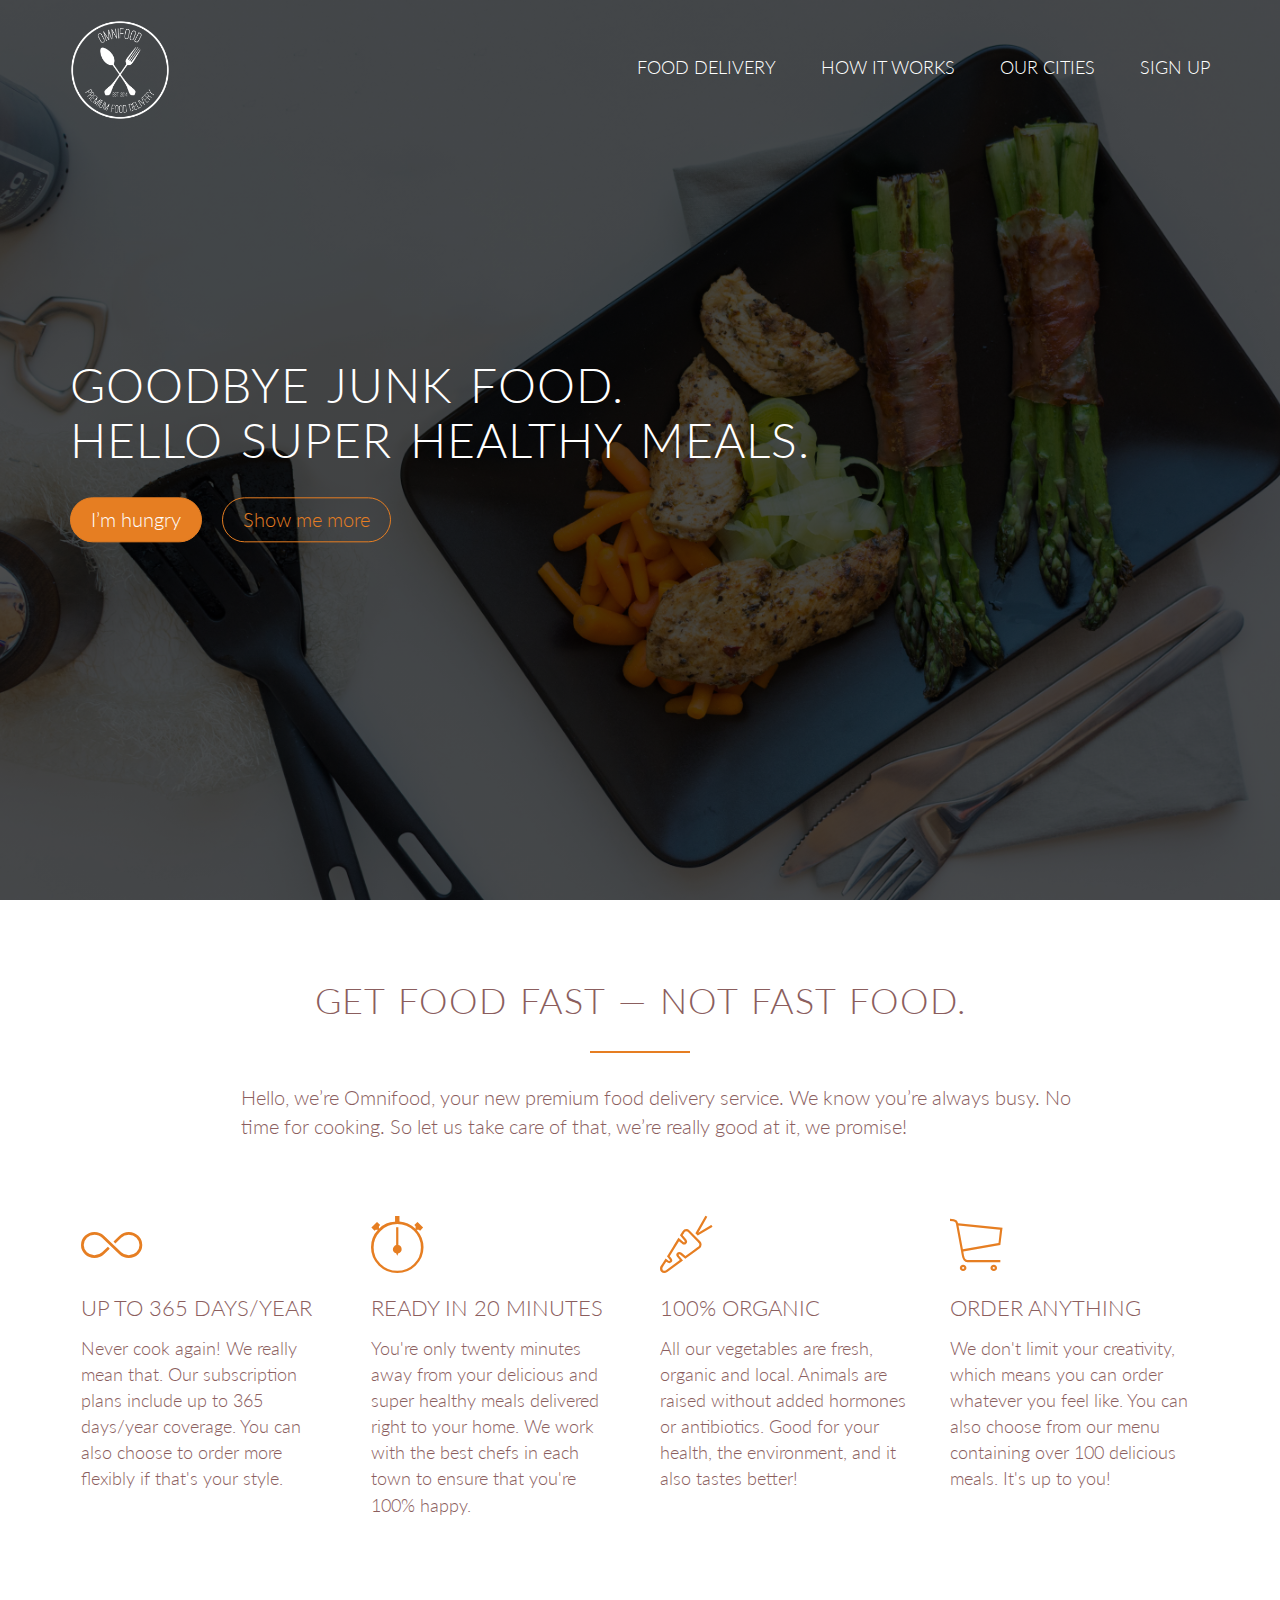
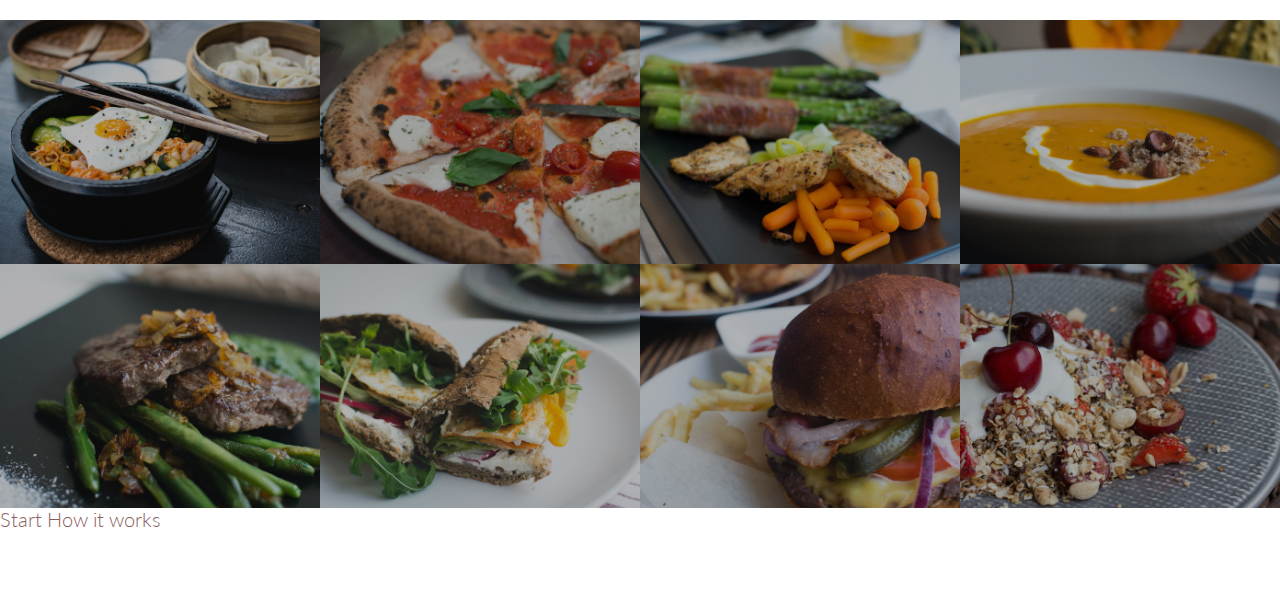
<file: omnifood/index.html>
<!DOCTYPE html>
<html lang="en">
<head>
    <meta charset="UTF-8">
    <meta name="viewport" content="width=device-width, initial-scale=1.0">
    <link rel="stylesheet" type="text/css" href="vendors/css/normalize.css"/>
    <link rel="stylesheet" type="text/css" href="vendors/css/grid.css"/>
    <link rel="stylesheet" type="text/css" href="vendors/css/ionicons.min.css"/>
    <link rel="stylesheet" type="text/css" href="resources/css/style.css"/>
    
    <link rel="preconnect" href="https://fonts.gstatic.com">
    <link href="https://fonts.googleapis.com/css2?family=Lato:ital,wght@0,100;0,300;0,400;1,300&display=swap" rel="stylesheet">
    <title>Omnifood</title>
</head>
<body>

    <header>
        <nav class="row">
            <img src="resources/img/logo-white.png" alt="Omni food logo" class="logo">
            <ul class="main-nav">
                <li>
                    <a href="#">Food delivery</a>
                </li>
                <li>
                    <a href="#">How it works</a>
                </li>
                <li>
                    <a href="#">Our cities</a>
                </li>
                <li>
                    <a href="#">Sign up</a>
                </li>
            </ul>
        </nav>
        <div class="hero-text-box">
            <h1>Goodbye junk food.<br> Hello super healthy meals.</h1>
            <a class="btn btn-full" href="#">I’m hungry</a>
            <a class="btn btn-ghost"href="#">Show me more</a>
        </div>
    </header>

    <section class="section-features">
        <div class="row">
            
            <h2>
                Get food fast &mdash; not fast food.
            </h2>
            <p class="long-copy">
                Hello, we’re Omnifood, your new premium food delivery service. We know you’re always busy. No time for cooking. So let us take care of that, we’re really good at it, we promise!
            </p>
        </div>


        <div class="row">

            <div class="col span-1-of-4 box">
                <i class="ion-ios-infinite-outline icon-big"></i>
                <h3>Up to 365 days/year</h3>
                <p>
                    Never cook again! We really mean that. Our subscription plans include up to 365 days/year coverage. You can also choose to order more flexibly if that's your style.
                </p>
            </div>

            <div class="col span-1-of-4 box">
                <i class="ion-ios-stopwatch-outline icon-big" ></i>
                <h3>Ready in 20 minutes</h3>
                <p>
                    You're only twenty minutes away from your delicious and super healthy meals delivered right to your home. We work with the best chefs in each town to ensure that you're 100% happy.
                </p>
            </div>

            <div class="col span-1-of-4 box">
                <i class="ion-ios-nutrition-outline icon-big"></i>
                <h3>100% organic</h3>
                <p>
                    All our vegetables are fresh, organic and local. Animals are raised without added hormones or antibiotics. Good for your health, the environment, and it also tastes better!
                </p>
            </div>

            <div class="col span-1-of-4 box">
                <i class="ion-ios-cart-outline icon-big"></i> 
                <h3>Order anything</h3>
                <p>
                    We don't limit your creativity, which means you can order whatever you feel like. You can also choose from our menu containing over 100 delicious meals. It's up to you!
                </p>
            </div>
        </div>

    </section>


    <section class="section-meals">
        <ul class="meals-showcase">
            <li>
                <figure class="meal-photo">
                    <img src="resources/img/1.jpg" alt="Korean bibimbap with egg and vegetables">
                </figure>
            </li>

            <li>
                <figure class="meal-photo">
                    <img src="resources/img/2.jpg" alt="Simple italian pizza with cherry tomatoes">
                </figure>
            </li>

            <li>
                <figure class="meal-photo">
                    <img src="resources/img/3.jpg" alt="Chicken breast steak with vegetables">
                </figure>
            </li>

            <li>
                <figure class="meal-photo">
                    <img src="resources/img/4.jpg" alt="Autumn pumpkin soup">
                </figure>
            </li>
        </ul>

        <ul class="meals-showcase">
            <li>
                <figure class="meal-photo">
                    <img src="resources/img/5.jpg" alt="Paleo beef steak with vegetables">
                </figure>
            </li>

            <li>
                <figure class="meal-photo">
                    <img src="resources/img/6.jpg" alt="Healthy baguette with egg and vegetables">
                </figure>
            </li>

            <li>
                <figure class="meal-photo">
                    <img src="resources/img/7.jpg" alt="Burger with cheddar and bacon">
                </figure>
            </li>

            <li>
                <figure class="meal-photo">
                    <img src="resources/img/8.jpg" alt="Granola with cherries and strawberries">
                </figure>
            </li>
        </ul>

    </section>

    <section>
        Start How it works
    </section>
    
</body>
</html>
</file>
<file: omnifood/vendors/css/grid.css>
/*  SECTIONS  ============================================================================= */

.section {
	clear: both;
	padding: 0px;
	margin: 0px;
}

/*  GROUPING  ============================================================================= */

.row {
    zoom: 1; /* For IE 6/7 (trigger hasLayout) */
}

.row:before,
.row:after {
    content:"";
    display:table;
}
.row:after {
    clear:both;
}

/*  GRID COLUMN SETUP   ==================================================================== */

.col {
	display: block;
	float:left;
	margin: 1% 0 1% 1.6%;
}

.col:first-child { margin-left: 0; } /* all browsers except IE6 and lower */


/*  REMOVE MARGINS AS ALL GO FULL WIDTH AT 480 PIXELS */

@media only screen and (max-width: 480px) {
	.col { 
		/*margin: 1% 0 1% 0%;*/
        margin: 0;
	}
}


/*  GRID OF TWO   ============================================================================= */


.span-2-of-2 {
	width: 100%;
}

.span-1-of-2 {
	width: 49.2%;
}

/*  GO FULL WIDTH AT LESS THAN 480 PIXELS */

@media only screen and (max-width: 480px) {
	.span-2-of-2 {
		width: 100%; 
	}
	.span-1-of-2 {
		width: 100%; 
	}
}


/*  GRID OF THREE   ============================================================================= */

	
.span-3-of-3 {
	width: 100%; 
}

.span-2-of-3 {
	width: 66.13%; 
}

.span-1-of-3 {
	width: 32.26%; 
}


/*  GO FULL WIDTH AT LESS THAN 480 PIXELS */

@media only screen and (max-width: 480px) {
	.span-3-of-3 {
		width: 100%; 
	}
	.span-2-of-3 {
		width: 100%; 
	}
	.span-1-of-3 {
		width: 100%;
	}
}

/*  GRID OF FOUR   ============================================================================= */

	
.span-4-of-4 {
	width: 100%; 
}

.span-3-of-4 {
	width: 74.6%; 
}

.span-2-of-4 {
	width: 49.2%; 
}

.span-1-of-4 {
	width: 23.8%; 
}


/*  GO FULL WIDTH AT LESS THAN 480 PIXELS */

@media only screen and (max-width: 480px) {
	.span-4-of-4 {
		width: 100%; 
	}
	.span-3-of-4 {
		width: 100%; 
	}
	.span-2-of-4 {
		width: 100%; 
	}
	.span-1-of-4 {
		width: 100%; 
	}
}


/*  GRID OF FIVE   ============================================================================= */

	
.span-5-of-5 {
	width: 100%;
}

.span-4-of-5 {
  	width: 79.68%; 
}

.span-3-of-5 {
  	width: 59.36%; 
}

.span-2-of-5 {
  	width: 39.04%;
}

.span-1-of-5 {
  	width: 18.72%;
}


/*  GO FULL WIDTH AT LESS THAN 480 PIXELS */

@media only screen and (max-width: 480px) {
	.span-5-of-5 {
		width: 100%; 
	}
	.span-4-of-5 {
		width: 100%; 
	}
	.span-3-of-5 {
		width: 100%; 
	}
	.span-2-of-5 {
		width: 100%; 
	}
	.span-1-of-5 {
		width: 100%; 
	}
}


/*  GRID OF SIX   ============================================================================= */


.span-6-of-6 {
	width: 100%;
}

.span-5-of-6 {
  	width: 83.06%;
}

.span-4-of-6 {
  	width: 66.13%;
}

.span-3-of-6 {
  	width: 49.2%;
}

.span-2-of-6 {
  	width: 32.26%;
}

.span-1-of-6 {
  	width: 15.33%;
}


/*  GO FULL WIDTH AT LESS THAN 480 PIXELS */

@media only screen and (max-width: 480px) {
	.span-6-of-6 {
		width: 100%; 
	}
	.span-5-of-6 {
		width: 100%; 
	}
	.span-4-of-6 {
		width: 100%; 
	}
	.span-3-of-6 {
		width: 100%; 
	}
	.span-2-of-6 {
		width: 100%; 
	}
	.span-1-of-6 {
		width: 100%; 
	}
}



/*  GRID OF SEVEN   ============================================================================= */


.span-7-of-7 {
	width: 100%;
}

.span-6-of-7 {
	width: 85.48%;
}

.span-5-of-7 {
  	width: 70.97%;
}

.span-4-of-7 {
  	width: 56.45%;
}

.span-3-of-7 {
  	width: 41.94%;
}

.span-2-of-7 {
  	width: 27.42%;
}

.span-1-of-7 {
  	width: 12.91%;
}


/*  GO FULL WIDTH AT LESS THAN 480 PIXELS */

@media only screen and (max-width: 480px) {
	.span-7-of-7 {
		width: 100%; 
	}
	.span-6-of-7 {
		width: 100%; 
	}
	.span-5-of-7 {
		width: 100%; 
	}
	.span-4-of-7 {
		width: 100%; 
	}
	.span-3-of-7 {
		width: 100%; 
	}
	.span-2-of-7 {
		width: 100%; 
	}
	.span-1-of-7 {
		width: 100%; 
	}
}


/*  GRID OF EIGHT   ============================================================================= */

	
.span-8-of-8 {
	width: 100%;
}

.span-7-of-8 {
	width: 87.3%; 
}

.span-6-of-8 {
	width: 74.6%; 
}

.span-5-of-8 {
	width: 61.9%; 
}

.span-4-of-8 {
	width: 49.2%; 
}

.span-3-of-8 {
	width: 36.5%;
}

.span-2-of-8 {
	width: 23.8%; 
}

.span-1-of-8 {
	width: 11.1%; 
}


/*  GO FULL WIDTH AT LESS THAN 480 PIXELS */

@media only screen and (max-width: 480px) {
	.span-8-of-8 {
		width: 100%; 
	}
	.span-7-of-8 {
		width: 100%; 
	}
	.span-6-of-8 {
		width: 100%; 
	}
	.span-5-of-8 {
		width: 100%; 
	}
	.span-4-of-8 {
		width: 100%; 
	}
	.span-3-of-8 {
		width: 100%; 
	}
	.span-2-of-8 {
		width: 100%; 
	}
	.span-1-of-8 {
		width: 100%; 
	}
}


/*  GRID OF NINE   ============================================================================= */


.span-9-of-9 {
	width: 100%;
}

.span-8-of-9 {
	width: 88.71%;
}

.span-7-of-9 {
	width: 77.42%; 
}

.span-6-of-9 {
	width: 66.13%; 
}

.span-5-of-9 {
	width: 54.84%; 
}

.span-4-of-9 {
	width: 43.55%; 
}

.span-3-of-9 {
	width: 32.26%;
}

.span-2-of-9 {
	width: 20.97%; 
}

.span-1-of-9 {
	width: 9.68%; 
}


/*  GO FULL WIDTH AT LESS THAN 480 PIXELS */

@media only screen and (max-width: 480px) {
	.span-9-of-9 {
		width: 100%; 
	}
	.span-8-of-9 {
		width: 100%; 
	}
	.span-7-of-9 {
		width: 100%; 
	}
	.span-6-of-9 {
		width: 100%; 
	}
	.span-5-of-9 {
		width: 100%; 
	}
	.span-4-of-9 {
		width: 100%; 
	}
	.span-3-of-9 {
		width: 100%; 
	}
	.span-2-of-9 {
		width: 100%; 
	}
	.span-1-of-9 {
		width: 100%; 
	}
}


/*  GRID OF TEN   ============================================================================= */


.span-10-of-10 {
	width: 100%;
}

.span-9-of-10 {
	width: 89.84%;
}

.span-8-of-10 {
	width: 79.68%;
}

.span-7-of-10 {
	width: 69.52%; 
}

.span-6-of-10 {
	width: 59.36%; 
}

.span-5-of-10 {
	width: 49.2%; 
}

.span-4-of-10 {
	width: 39.04%; 
}

.span-3-of-10 {
	width: 28.88%;
}

.span-2-of-10 {
	width: 18.72%; 
}

.span-1-of-10 {
	width: 8.56%; 
}


/*  GO FULL WIDTH AT LESS THAN 480 PIXELS */

@media only screen and (max-width: 480px) {
	.span-10-of-10 {
		width: 100%; 
	}
	.span-9-of-10 {
		width: 100%; 
	}
	.span-8-of-10 {
		width: 100%; 
	}
	.span-7-of-10 {
		width: 100%; 
	}
	.span-6-of-10 {
		width: 100%; 
	}
	.span-5-of-10 {
		width: 100%; 
	}
	.span-4-of-10 {
		width: 100%; 
	}
	.span-3-of-10 {
		width: 100%; 
	}
	.span-2-of-10 {
		width: 100%; 
	}
	.span-1-of-10 {
		width: 100%; 
	}
}


/*  GRID OF ELEVEN   ============================================================================= */

.span-11-of-11 {
	width: 100%;
}

.span-10-of-11 {
	width: 90.76%;
}

.span-9-of-11 {
	width: 81.52%;
}

.span-8-of-11 {
	width: 72.29%;
}

.span-7-of-11 {
	width: 63.05%; 
}

.span-6-of-11 {
	width: 53.81%; 
}

.span-5-of-11 {
	width: 44.58%; 
}

.span-4-of-11 {
	width: 35.34%; 
}

.span-3-of-11 {
	width: 26.1%;
}

.span-2-of-11 {
	width: 16.87%; 
}

.span-1-of-11 {
	width: 7.63%; 
}


/*  GO FULL WIDTH AT LESS THAN 480 PIXELS */

@media only screen and (max-width: 480px) {
	.span-11-of-11 {
		width: 100%; 
	}
	.span-10-of-11 {
		width: 100%; 
	}
	.span-9-of-11 {
		width: 100%; 
	}
	.span-8-of-11 {
		width: 100%; 
	}
	.span-7-of-11 {
		width: 100%; 
	}
	.span-6-of-11 {
		width: 100%; 
	}
	.span-5-of-11 {
		width: 100%; 
	}
	.span-4-of-11 {
		width: 100%; 
	}
	.span-3-of-11 {
		width: 100%; 
	}
	.span-2-of-11 {
		width: 100%; 
	}
	.span-1-of-11 {
		width: 100%; 
	}
}


/*  GRID OF TWELVE   ============================================================================= */

.span-12-of-12 {
	width: 100%;
}

.span-11-of-12 {
	width: 91.53%;
}

.span-10-of-12 {
	width: 83.06%;
}

.span-9-of-12 {
	width: 74.6%;
}

.span-8-of-12 {
	width: 66.13%;
}

.span-7-of-12 {
	width: 57.66%; 
}

.span-6-of-12 {
	width: 49.2%; 
}

.span-5-of-12 {
	width: 40.73%; 
}

.span-4-of-12 {
	width: 32.26%; 
}

.span-3-of-12 {
	width: 23.8%;
}

.span-2-of-12 {
	width: 15.33%; 
}

.span-1-of-12 {
	width: 6.86%; 
}


/*  GO FULL WIDTH AT LESS THAN 480 PIXELS */

@media only screen and (max-width: 480px) {
	.span-12-of-12 {
		width: 100%; 
	}
	.span-11-of-12 {
		width: 100%; 
	}
	.span-10-of-12 {
		width: 100%; 
	}
	.span-9-of-12 {
		width: 100%; 
	}
	.span-8-of-12 {
		width: 100%; 
	}
	.span-7-of-12 {
		width: 100%; 
	}
	.span-6-of-12 {
		width: 100%; 
	}
	.span-5-of-12 {
		width: 100%; 
	}
	.span-4-of-12 {
		width: 100%; 
	}
	.span-3-of-12 {
		width: 100%; 
	}
	.span-2-of-12 {
		width: 100%; 
	}
	.span-1-of-12 {
		width: 100%; 
	}
}
</file>
<file: omnifood/resources/css/style.css>
/*-----------------------------------*/
/* Basic set up
/*-----------------------------------*/  

*{
    margin:0;
    padding: 0;
    box-sizing: border-box;
    
}

html{
    background-color: #fff;
    color: rgb(139, 94, 94);
    font-family: 'Lato', 'Arial', sans-serif;
    font-size: 20px;
    font-weight: 300;
    text-rendering: optimizeLegibility;
}

/*-----------------------------------*/
/* Reusable components
/*-----------------------------------*/
.row{
    max-width: 1140px;
    margin: 0 auto; /* Equivalent to 'margin: 0 auto 0 auto;' */
}

section{
    padding: 80px 0;
}



h1, h2, h3{
    font-weight: 300;
    text-transform: uppercase;
    
    
}
h1{
    margin-top: 0;
    margin-bottom: 30px;
    color: white;
    font-size: 240%;
    word-spacing: 4px;
    letter-spacing: 1px;
}
h2{
    font-size: 180%;
    word-spacing: 2px;
    text-align: center;
    margin-bottom: 30px;
    letter-spacing: 1px;
} 
h3{
    font-size: 110%;
    margin-bottom: 15px;
}

.box{
    padding: 1%;
}

/* Yellow Color #e67e22*/

h2::after{
    display: block;
    height: 2px;
    background-color: #e67e22;
    content: " ";
    width: 100px;
    margin: 0 auto ;
    margin-top: 30px;
}

/* Buttons ----- */

.long-copy{
    line-height: 145%;
    width: 75%;
    margin-left: 15%;
}

.box p{
    font-size: 90%;
    line-height: 145%;
}

/* Buttons ----- */ 
.btn:link, .btn:visited{
    display: inline-block;
    padding: 10px 20px;
    font-weight: 300;
    text-decoration: none;
    border-radius: 200px;
    transition: background-color 0.2s, border, 0.2s, color 0.2s;
    
}

.btn-full:link, .btn-full:visited{
    background-color: #e67e22; /* https://flatuicolors.com/palette/defo  */
    border: 1px solid #e67e22;
    color: #fff;
    margin-right: 15px;

}
.btn-ghost:link, .btn-ghost:visited{
    border: 1px solid #e67e22;
    color: #e67e22;
}
.btn:hover, .btn:active{
    background-color: #cf6d17; /* https://www.0to255.com/e67e22 to get darker shades */
}

.btn-full:hover, .btn-full:active{
    
    border: 1px solid #cf6d17;
    

}
.btn-ghost:hover, .btn-ghost:active{
    border: 1px solid #cf6d17 ;
    color: #fff;
}
/*-----------------------------------*/
/* Header
/*-----------------------------------*/

header{
    background-image: linear-gradient(rgba(0, 0, 0, 0.700),rgba(0, 0, 0, 0.700)), url(img/hero.jpg);
    background-size: cover;
    background-position: center;
    height: 100vh;
}

.hero-text-box{
    position: absolute;
    width: 1140px;
    top: 50%;
    left: 50%;

    transform: translate(-50%, -50%);

}
.logo{
    height: 100px;
    width: auto;
    float: left;
    margin-top: 20px;
}

.main-nav{
     float: right;
     list-style: none;
     margin-top: 55px;
}

 .main-nav li{
     display: inline-block;
     margin-left: 40px;
 }

 .main-nav li a:link, .main-nav li a:visited{
     padding: 8px 0;
     color: #fff;
     text-decoration: none ;
     text-transform: uppercase;
     font-size: 90% ;
     border-bottom: 2px solid transparent;
     transition: border-bottom 0.2s;
     
 } 

 .main-nav li a:hover, .main-nav li a:active{
     border-bottom: 2px solid #e67e22;
 }

 /*-----------------------------------*/
/* Icons
/*-----------------------------------*/

.icon-big{
    font-size: 350%;
    display: block;
    color: #e67e22;
    margin-bottom: 10px;
}


/*-----------------------------------*/
/* Meals
/*-----------------------------------*/

.meals-showcase{
    list-style: none;
    width: 100%;

}

.meals-showcase li{
    display: block;
    float: left;
    width: 25%;
}

.meal-photo{
    width: 100%;
    margin: 0;
    overflow:  hidden;
    background-color: #000;
}

.meal-photo img{
    opacity: 0.7;
    width: 100%;
    height: auto;
    transform: scale(1.15);
    transition: transform 0.5s, opacity 0.5s;
}

.meal-photo img:hover{
    opacity: 1;
    transform: scale(1.03 );
}

.section-meals{
    padding: 0;
}

.section-features .long-copy{
    margin-bottom: 40px;
}
</file>
